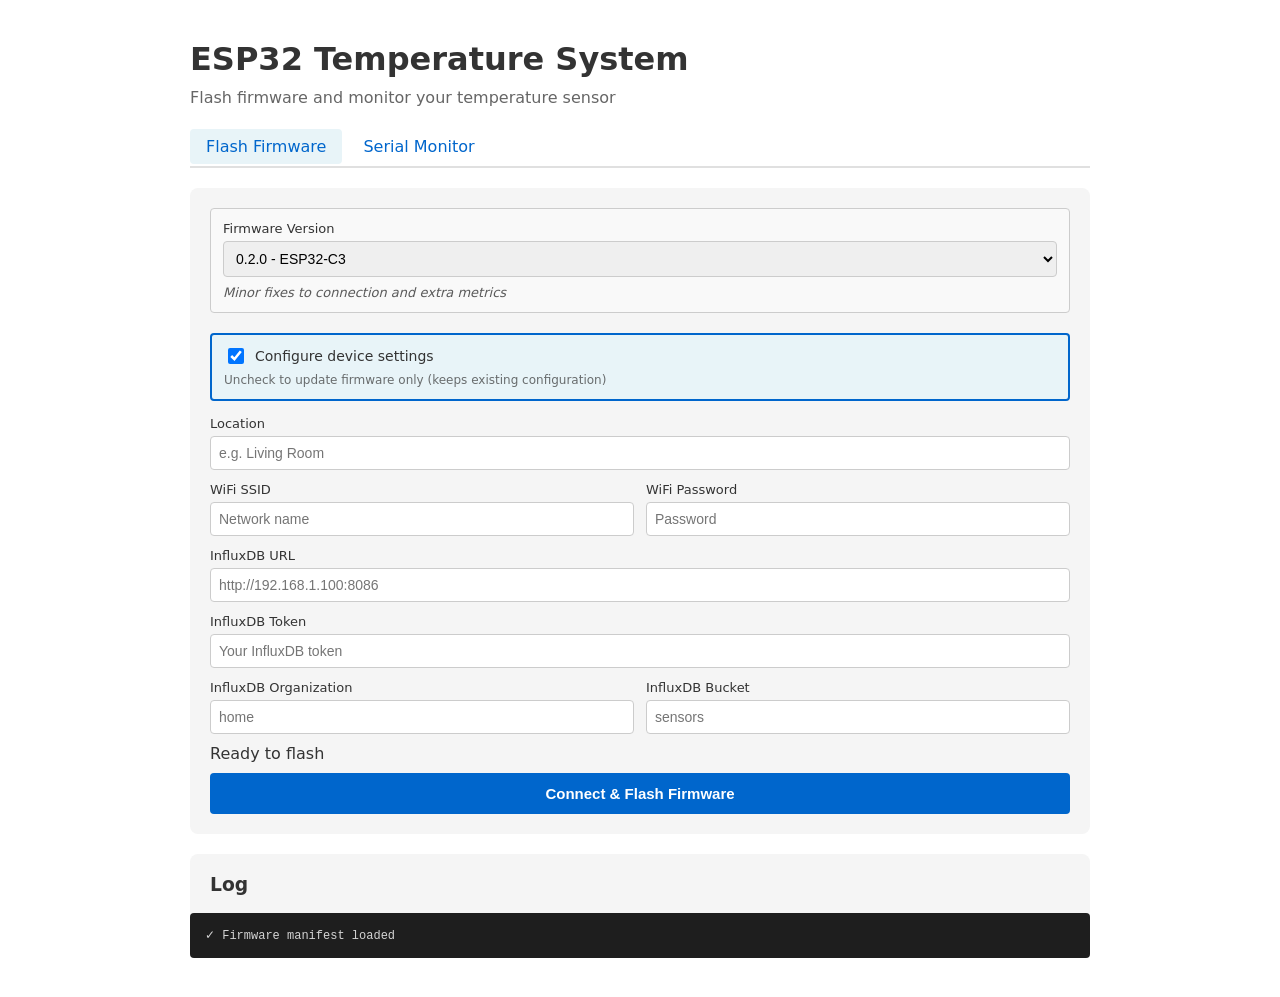
<file: frontend/index.html>
<!DOCTYPE html>
<html lang="en">
<head>
  <meta charset="UTF-8">
  <meta name="viewport" content="width=device-width, initial-scale=1.0">
  <title>ESP32 Temperature System</title>
  <link rel="stylesheet" href="common.css">
  <style>
    /* Tab content visibility */
    .tab-content {
      display: none;
    }
    .tab-content.active {
      display: block;
    }

    /* Tab navigation styling */
    nav a {
      cursor: pointer;
      user-select: none;
    }
  </style>
</head>
<body class="light">
  <h1>ESP32 Temperature System</h1>
  <p class="subtitle">Flash firmware and monitor your temperature sensor</p>

  <nav>
    <a id="tab-flash" class="active">Flash Firmware</a>
    <a id="tab-monitor">Serial Monitor</a>
  </nav>

  <!-- Flash Firmware Tab -->
  <div id="content-flash" class="tab-content active">
    <section>
      <div class="firmware-selector">
        <label class="field-label" for="firmware-version">Firmware Version</label>
        <select id="firmware-version" disabled>
          <option>Loading...</option>
        </select>
        <p class="firmware-notes" id="firmware-notes"></p>
      </div>

      <div class="config-toggle">
        <label>
          <input type="checkbox" id="configure-device" checked>
          <span>Configure device settings</span>
        </label>
        <p class="config-hint">Uncheck to update firmware only (keeps existing configuration)</p>
      </div>

      <div id="config-fields" class="config-fields">
        <div class="full-width">
          <label class="field-label" for="location">Location</label>
          <input type="text" id="location" placeholder="e.g. Living Room">
        </div>

        <div>
          <label class="field-label" for="wifi-ssid">WiFi SSID</label>
          <input type="text" id="wifi-ssid" placeholder="Network name">
        </div>

        <div>
          <label class="field-label" for="wifi-password">WiFi Password</label>
          <input type="password" id="wifi-password" placeholder="Password">
        </div>

        <div class="full-width">
          <label class="field-label" for="influx-url">InfluxDB URL</label>
          <input type="text" id="influx-url" placeholder="http://192.168.1.100:8086">
        </div>

        <div class="full-width">
          <label class="field-label" for="influx-token">InfluxDB Token</label>
          <input type="text" id="influx-token" placeholder="Your InfluxDB token">
        </div>

        <div>
          <label class="field-label" for="influx-org">InfluxDB Organization</label>
          <input type="text" id="influx-org" placeholder="home">
        </div>

        <div>
          <label class="field-label" for="influx-bucket">InfluxDB Bucket</label>
          <input type="text" id="influx-bucket" placeholder="sensors">
        </div>
      </div>

      <p id="status">Ready to flash</p>
      <button id="flash-btn">Connect & Flash Firmware</button>
    </section>

    <section style="padding: 0;">
      <h3 style="padding: 20px 20px 0;">Log</h3>
      <pre id="log"></pre>
    </section>
  </div>

  <!-- Serial Monitor Tab -->
  <div id="content-monitor" class="tab-content">
    <div class="controls">
      <button id="connect-btn">Connect</button>
      <button id="disconnect-btn" class="disconnect" disabled>Disconnect</button>
      <button id="reset-btn" disabled>Restart Device</button>
      <button id="clear-btn">Clear</button>
    </div>

    <pre id="output"></pre>

  </div>

  <script type="module">
    // ========================================
    // TAB SWITCHING
    // ========================================
    const tabFlash = document.getElementById('tab-flash');
    const tabMonitor = document.getElementById('tab-monitor');
    const contentFlash = document.getElementById('content-flash');
    const contentMonitor = document.getElementById('content-monitor');

    function switchTab(tab) {
      // Update tab active states
      tabFlash.classList.remove('active');
      tabMonitor.classList.remove('active');

      // Update content visibility
      contentFlash.classList.remove('active');
      contentMonitor.classList.remove('active');

      if (tab === 'flash') {
        tabFlash.classList.add('active');
        contentFlash.classList.add('active');
      } else {
        tabMonitor.classList.add('active');
        contentMonitor.classList.add('active');
      }
    }

    tabFlash.addEventListener('click', () => switchTab('flash'));
    tabMonitor.addEventListener('click', () => switchTab('monitor'));

    // ========================================
    // FLASH FIRMWARE FUNCTIONALITY
    // ========================================
    import { ESPLoader, Transport } from './esptool-js-0.5.6.bundle.js';

    const flashBtn = document.getElementById('flash-btn');
    const statusEl = document.getElementById('status');
    const logEl = document.getElementById('log');
    const firmwareVersionSelect = document.getElementById('firmware-version');
    const firmwareNotesEl = document.getElementById('firmware-notes');

    let manifest = null;
    let selectedRelease = null;

    const terminal = {
      clean() { logEl.textContent = ''; },
      writeLine(data) { log(data); },
      write(data) { logEl.textContent += data; logEl.scrollTop = logEl.scrollHeight; }
    };

    function log(msg, type = '') {
      const prefix = type === 'error' ? '❌ ' : type === 'success' ? '✓ ' : '';
      logEl.textContent += prefix + msg + '\n';
      logEl.scrollTop = logEl.scrollHeight;
    }

    function setStatus(msg, isError = false) {
      statusEl.textContent = msg;
      statusEl.className = isError ? 'error' : '';
    }

    // Load firmware manifest
    async function loadManifest() {
      try {
        const response = await fetch('manifest.json');
        if (!response.ok) throw new Error('Failed to load manifest.json');

        manifest = await response.json();

        // Populate version dropdown
        firmwareVersionSelect.innerHTML = '';
        manifest.releases.forEach((release, index) => {
          const option = document.createElement('option');
          option.value = index;
          option.textContent = `${release.version} - ${release.chipFamily}`;
          firmwareVersionSelect.appendChild(option);
        });

        firmwareVersionSelect.disabled = false;

        // Select first version by default
        if (manifest.releases.length > 0) {
          firmwareVersionSelect.value = '0';
          updateSelectedRelease();
        }

        log('Firmware manifest loaded', 'success');
      } catch (err) {
        setStatus('Failed to load firmware manifest', true);
        log('Error loading manifest: ' + err.message, 'error');
        firmwareVersionSelect.innerHTML = '<option>Error loading versions</option>';
      }
    }

    function updateSelectedRelease() {
      const index = parseInt(firmwareVersionSelect.value);
      selectedRelease = manifest.releases[index];
      firmwareNotesEl.textContent = selectedRelease.notes;
    }

    // Listen for version changes
    firmwareVersionSelect.addEventListener('change', updateSelectedRelease);

    // Load manifest on page load
    loadManifest();

    // Check Web Serial support
    if (!('serial' in navigator)) {
      setStatus('Web Serial not supported. Use Chrome or Edge.', true);
      flashBtn.disabled = true;
      log('ERROR: Web Serial API not supported', 'error');
    }

    // Toggle config fields visibility
    const configCheckbox = document.getElementById('configure-device');
    const configFields = document.getElementById('config-fields');

    configCheckbox.addEventListener('change', () => {
      if (configCheckbox.checked) {
        configFields.classList.remove('hidden');
      } else {
        configFields.classList.add('hidden');
      }
    });

    function validateInputs() {
      // If not configuring, no validation needed
      if (!configCheckbox.checked) {
        return true;
      }
      const fields = ['location', 'wifi-ssid', 'wifi-password', 'influx-url', 'influx-token', 'influx-org', 'influx-bucket'];
      const missing = fields.filter(id => !document.getElementById(id).value.trim());

      if (missing.length > 0) {
        setStatus('Please fill in all fields', true);
        log('Missing required fields: ' + missing.join(', '), 'error');
        return false;
      }
      return true;
    }

    function getConfig() {
      return {
        location: document.getElementById('location').value.trim(),
        ssid: document.getElementById('wifi-ssid').value.trim(),
        password: document.getElementById('wifi-password').value.trim(),
        influxUrl: document.getElementById('influx-url').value.trim(),
        influxToken: document.getElementById('influx-token').value.trim(),
        influxOrg: document.getElementById('influx-org').value.trim(),
        influxBucket: document.getElementById('influx-bucket').value.trim()
      };
    }

    function bufferToBinaryString(buffer) {
      const bytes = new Uint8Array(buffer);
      let binary = '';
      const chunkSize = 8192;

      for (let i = 0; i < bytes.length; i += chunkSize) {
        const chunk = bytes.slice(i, i + chunkSize);
        binary += String.fromCharCode.apply(null, chunk);
      }

      return binary;
    }

    async function sendConfig(port, config) {
      log('Waiting for device to be ready...');

      // Wait for ESP32 to boot and start listening (2 seconds should be enough)
      await new Promise(r => setTimeout(r, 2000));

      log('Sending configuration...');
      const writer = port.writable.getWriter();

      const configData = [
        `LOCATION=${config.location}`,
        `WIFI_SSID=${config.ssid}`,
        `WIFI_PASS=${config.password}`,
        `INFLUX_URL=${config.influxUrl}`,
        `INFLUX_TOKEN=${config.influxToken}`,
        `INFLUX_ORG=${config.influxOrg}`,
        `INFLUX_BUCKET=${config.influxBucket}`,
        'CONFIG_END'
      ].join('\n') + '\n';

      log('Config data to send:\n' + configData);

      await writer.write(new TextEncoder().encode(configData));
      await writer.releaseLock();

      log('Configuration sent', 'success');
      log('Check the Serial Monitor to verify device received config.');
    }

    flashBtn.addEventListener('click', async () => {
      if (!validateInputs()) return;

      // Check if firmware is selected
      if (!selectedRelease) {
        setStatus('Please wait for firmware manifest to load', true);
        return;
      }

      const config = getConfig();
      flashBtn.disabled = true;
      terminal.clean();
      setStatus('Connecting to device...');

      let serialPort = null;
      let transport = null;

      try {
        // Connect to device
        serialPort = await navigator.serial.requestPort();
        transport = new Transport(serialPort, true);

        const esploader = new ESPLoader({
          transport,
          baudrate: 921600,
          terminal,
          debugLogging: false
        });

        log('Connecting...');
        await esploader.main();
        log(`Connected to ${esploader.chip.CHIP_NAME}`, 'success');

        // Load firmware files from selected release
        setStatus('Loading firmware...');
        log(`Using firmware v${selectedRelease.version}`);
        const fileArray = [];

        for (const part of selectedRelease.parts) {
          log(`Loading ${part.path}...`);
          const response = await fetch(part.path);
          if (!response.ok) throw new Error(`Failed to load ${part.path}`);

          const buffer = await response.arrayBuffer();
          fileArray.push({
            data: bufferToBinaryString(buffer),
            address: part.offset
          });
        }

        // Erase flash if configuring device
        const shouldConfigure = configCheckbox.checked;
        if (shouldConfigure) {
          setStatus('Erasing flash...');
          log('Erasing flash memory to clear old configuration...');
          await esploader.eraseFlash();
          log('Flash erased', 'success');
        }

        // Flash firmware
        setStatus('Flashing firmware...');
        log('Flashing — do not disconnect!');

        await esploader.writeFlash({
          fileArray,
          flashSize: 'keep',
          flashMode: 'keep',
          flashFreq: 'keep',
          eraseAll: false,
          compress: true,
          reportProgress(fileIndex, written, total) {
            const pct = Math.round((written / total) * 100);
            setStatus(`Flashing... ${pct}%`);
          }
        });

        log('Firmware flashed successfully!', 'success');

        // Disconnect transport (closes the port)
        await transport.disconnect();

        // Only send configuration if configuring device
        if (shouldConfigure) {
          // Small delay before reopening
          await new Promise(r => setTimeout(r, 500));

          // Reopen serial port for config with flow control disabled
          await serialPort.open({
            baudRate: 115200,
            flowControl: 'none'
          });

          // Ensure DTR/RTS are not triggering reset
          await serialPort.setSignals({ dataTerminalReady: false, requestToSend: false });

          // Send configuration
          setStatus('Sending configuration...');
          await sendConfig(serialPort, config);

          await serialPort.close();

          // Done
          setStatus('Setup complete!');
          log('Device configured and ready!', 'success');
        } else {
          setStatus('Firmware update complete!');
          log('Firmware updated. Device will use existing configuration.', 'success');
        }

        log('\nFlashing complete. Connection closed.');
        log('To view device output, switch to the Serial Monitor tab');

      } catch (err) {
        setStatus('Failed - see log', true);
        log('Error: ' + err.message, 'error');
      } finally {
        try {
          if (transport) await transport.disconnect();
          if (serialPort) await serialPort.close();
        } catch (_) {}
        flashBtn.disabled = false;
      }
    });

    // ========================================
    // SERIAL MONITOR FUNCTIONALITY
    // ========================================
    const outputEl = document.getElementById('output');
    const connectBtn = document.getElementById('connect-btn');
    const disconnectBtn = document.getElementById('disconnect-btn');
    const resetBtn = document.getElementById('reset-btn');
    const clearBtn = document.getElementById('clear-btn');
    const BAUD_RATE = 115200; // Matches firmware Serial.begin(115200)

    let port = null;
    let reader = null;
    let writer = null;
    let keepReading = false;

    // Check Web Serial support
    if (!('serial' in navigator)) {
      outputEl.textContent = 'ERROR: Web Serial API not supported. Use Chrome or Edge.\n';
      connectBtn.disabled = true;
    }

    function logMonitor(text) {
      outputEl.textContent += text;
      outputEl.scrollTop = outputEl.scrollHeight;
    }

    connectBtn.addEventListener('click', async () => {
      try {
        port = await navigator.serial.requestPort();
        await port.open({ baudRate: BAUD_RATE });

        logMonitor('[Connected at ' + BAUD_RATE + ' baud]\n');

        connectBtn.disabled = true;
        disconnectBtn.disabled = false;
        resetBtn.disabled = false;

        // Set up writer
        writer = port.writable.getWriter();

        // Set up reader
        keepReading = true;
        reader = port.readable.getReader();
        const decoder = new TextDecoder();

        try {
          while (keepReading) {
            const { value, done } = await reader.read();
            if (done) break;
            if (value) {
              logMonitor(decoder.decode(value, { stream: true }));
            }
          }
        } catch (error) {
          if (keepReading) {
            logMonitor('\n[Error: ' + error.message + ']\n');
          }
        } finally {
          reader.releaseLock();
        }

      } catch (error) {
        logMonitor('[Connection failed: ' + error.message + ']\n');
      }
    });

    disconnectBtn.addEventListener('click', async () => {
      keepReading = false;

      try {
        if (reader) {
          await reader.cancel();
          reader = null;
        }
        if (writer) {
          await writer.releaseLock();
          writer = null;
        }
        if (port) {
          await port.close();
          port = null;
        }
      } catch (error) {
        logMonitor('[Disconnect error: ' + error.message + ']\n');
      }

      logMonitor('\n[Disconnected]\n');

      connectBtn.disabled = false;
      disconnectBtn.disabled = true;
      resetBtn.disabled = true;
    });

    resetBtn.addEventListener('click', async () => {
      if (!port) return;

      try {
        logMonitor('[Restarting device...]\n');

        // Trigger reset using DTR/RTS signals
        await port.setSignals({ dataTerminalReady: false, requestToSend: true });
        await new Promise(r => setTimeout(r, 100));
        await port.setSignals({ dataTerminalReady: true, requestToSend: false });
        await new Promise(r => setTimeout(r, 50));
        await port.setSignals({ dataTerminalReady: false });

        logMonitor('[Device restarted]\n');
      } catch (error) {
        logMonitor('[Reset error: ' + error.message + ']\n');
      }
    });

    clearBtn.addEventListener('click', () => {
      outputEl.textContent = '';
    });

  </script>

</body>
</html>
</file>
<file: frontend/common.css>
/* Common styles shared across all pages */

/* Layout */
body {
  font-family: system-ui, sans-serif;
  max-width: 900px;
  margin: 40px auto;
  padding: 0 20px;
}

/* Typography */
h1 {
  margin-bottom: 10px;
}

p {
  margin: 0 0 10px;
}

/* Navigation */
nav {
  margin: 20px 0;
  padding: 10px 0;
  border-bottom: 2px solid;
}

nav a {
  text-decoration: none;
  padding: 8px 16px;
  border-radius: 4px;
}

nav a.active {
  font-weight: 500;
}

/* Buttons */
button {
  padding: 8px 16px;
  font-size: 14px;
  border: 1px solid;
  border-radius: 4px;
  cursor: pointer;
}

button:disabled {
  opacity: 0.5;
  cursor: not-allowed;
}

/* Form elements */
input,
select {
  width: 100%;
  padding: 8px;
  font-size: 14px;
  border: 1px solid;
  border-radius: 4px;
  box-sizing: border-box;
}

input:disabled,
select:disabled {
  opacity: 0.5;
}

/* Sections */
section {
  margin: 20px 0;
  padding: 20px;
  border-radius: 8px;
}

/* Pre/Code blocks */
pre {
  padding: 15px;
  border-radius: 4px;
  overflow-y: auto;
  font-family: 'Courier New', monospace;
  font-size: 13px;
  white-space: pre-wrap;
}

/* ================================
   LIGHT THEME
   ================================ */
body.light {
  background: #fff;
  color: #333;
}

body.light p.subtitle {
  color: #666;
}

body.light nav {
  border-bottom-color: #e0e0e0;
}

body.light nav a {
  color: #0066cc;
}

body.light nav a:hover {
  background: #f0f0f0;
}

body.light nav a.active {
  background: #e8f4f8;
}

body.light section {
  background: #f5f5f5;
}

body.light input,
body.light select {
  border-color: #ccc;
}

body.light button {
  border-color: #ccc;
}

/* Flash page specific - light theme */
body.light .firmware-selector {
  background: #f9f9f9;
  border-color: #ccc;
}

body.light .config-toggle {
  background: #e8f4f8;
  border: 2px solid #0066cc;
}

body.light #flash-btn {
  background: #0066cc;
  color: white;
  border: none;
}

body.light #flash-btn:hover:not(:disabled) {
  background: #0052a3;
}

body.light #log {
  background: #1e1e1e;
  color: #d4d4d4;
}

body.light .error {
  color: #ff4444;
}

body.light .success {
  color: #44ff44;
}

body.light .controls {
  background: #e8f4f8;
}

body.light button.disconnect {
  background: #c72e2e;
  color: white;
}

/* ================================
   DARK THEME
   ================================ */
body.dark {
  background: #1e1e1e;
  color: #d4d4d4;
}

body.dark h1 {
  color: #fff;
}

body.dark p {
  color: #aaa;
}

body.dark nav {
  border-bottom-color: #3c3c3c;
}

body.dark nav a {
  color: #58a6ff;
}

body.dark nav a:hover {
  background: #2d2d2d;
}

body.dark nav a.active {
  background: #0e4273;
}

body.dark input,
body.dark select,
body.dark button {
  background: #3c3c3c;
  color: #d4d4d4;
  border-color: #555;
}

body.dark button:hover:not(:disabled) {
  background: #4c4c4c;
}

/* Flash page specific - dark theme */
body.dark .firmware-selector {
  background: #2d2d2d;
  border-color: #555;
}

/* Monitor page specific - dark theme */
body.dark .controls {
  background: #2d2d2d;
}

body.dark button.connected {
  background: #0e639c;
}

body.dark button.disconnect {
  background: #c72e2e;
}

body.dark #output {
  background: #0c0c0c;
  color: #0f0;
  border: 1px solid #333;
}

body.dark input[type="text"] {
  background: #2d2d2d;
  font-family: 'Courier New', monospace;
}

/* ================================
   PAGE-SPECIFIC LAYOUTS
   ================================ */

/* Flash page config form */
.firmware-selector {
  margin-bottom: 20px;
  padding: 12px;
  border-radius: 4px;
  border: 1px solid;
}

.firmware-notes {
  margin: 8px 0 0 0;
  font-size: 13px;
  opacity: 0.8;
  font-style: italic;
}

.config-toggle {
  margin-bottom: 15px;
  padding: 10px 12px;
  border-radius: 4px;
}

.config-toggle label {
  display: flex;
  align-items: center;
  gap: 8px;
  cursor: pointer;
  font-weight: 500;
  font-size: 14px;
}

.config-toggle input[type="checkbox"] {
  width: 16px;
  height: 16px;
  cursor: pointer;
  flex-shrink: 0;
}

.config-hint {
  margin: 6px 0 0 0;
  padding-left: 0;
  font-size: 12px;
  opacity: 0.7;
  line-height: 1.3;
}

.config-fields {
  margin-top: 10px;
  display: grid;
  grid-template-columns: 1fr 1fr;
  gap: 12px;
}

.config-fields.hidden {
  display: none !important;
}

.full-width {
  grid-column: 1 / -1;
}

label.field-label {
  display: block;
  margin-bottom: 5px;
  font-weight: 500;
  font-size: 13px;
}

#flash-btn {
  font-weight: bold;
  width: 100%;
  padding: 12px 24px;
  font-size: 15px;
}

#status {
  margin: 10px 0;
  font-weight: 500;
}

#log {
  max-height: 250px;
  font-family: monospace;
  font-size: 12px;
}

/* Monitor page controls */
.controls {
  margin: 20px 0;
  padding: 15px;
  border-radius: 8px;
  display: flex;
  gap: 10px;
  align-items: center;
}

.controls select,
.controls button {
  width: auto;
}

#output {
  height: 600px;
  word-break: break-all;
  background: #0c0c0c;
  color: #0f0;
  border: 1px solid #333;
}

.input-group {
  margin-top: 15px;
  display: flex;
  gap: 10px;
}

.input-group input[type="text"] {
  flex: 1;
  width: auto;
  font-family: 'Courier New', monospace;
}

.input-group select,
.input-group button {
  width: auto;
}
</file>
